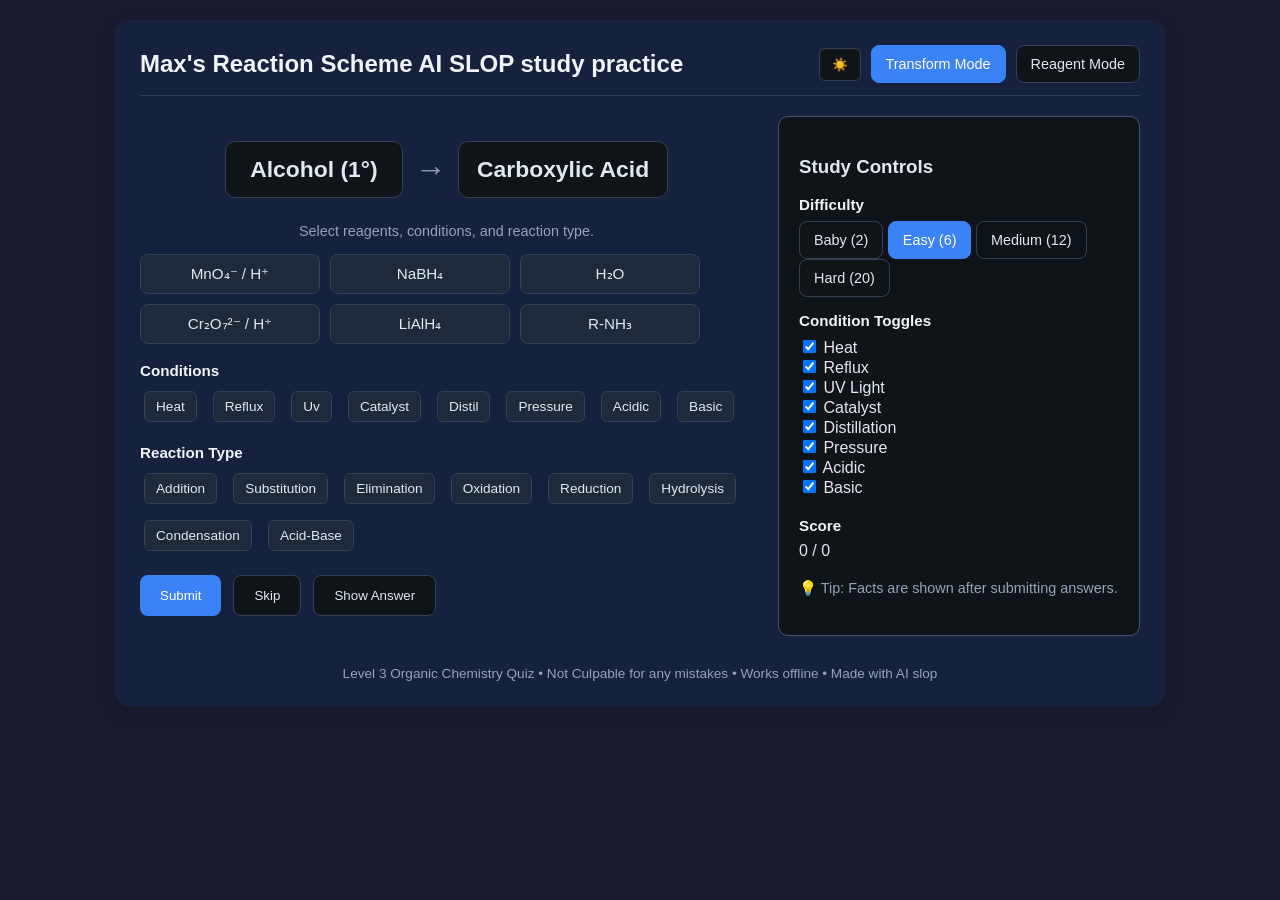
<file: public/study/organics-scheme/index.html>
<!DOCTYPE html>
<html lang="en">
<head>
  <meta charset="utf-8" />
  <meta name="viewport" content="width=device-width, initial-scale=1" />
  <title>Max's Reaction Scheme AI SLOP study practice</title>
  <style>
    :root {
      --bg-primary: #f0f4f8;
      --bg-secondary: white;
      --bg-tertiary: #f9fbff;
      --text-primary: #1a1a2e;
      --text-secondary: #2c3e50;
      --text-muted: #555;
      --border-color: #e0e0e0;
      --border-light: #e0e0f0;
      --accent-primary: #007bff;
      --accent-hover: #a0d8ff;
      --option-bg: white;
      --option-hover: #f0f8ff;
      --option-selected: #d0ebff;
      --condition-active: #fff3cd;
      --condition-border: #ffeaa7;
      --condition-text: #856404;
      --success-bg: #d4edda;
      --success-text: #155724;
      --success-border: #c3e6cb;
      --error-bg: #f8d7da;
      --error-text: #721c24;
      --error-border: #f5c6cb;
      --fact-bg: #fffbe6;
      --fact-border: #ffeaa7;
    }

    [data-theme="dark"] {
      --bg-primary: #1a1a2e;
      --bg-secondary: #16213e;
      --bg-tertiary: #0f1419;
      --text-primary: #e2e8f0;
      --text-secondary: #f1f5f9;
      --text-muted: #94a3b8;
      --border-color: #334155;
      --border-light: #475569;
      --accent-primary: #3b82f6;
      --accent-hover: #1e40af;
      --option-bg: #1e293b;
      --option-hover: #334155;
      --option-selected: #1e40af;
      --condition-active: #451a03;
      --condition-border: #92400e;
      --condition-text: #fbbf24;
      --success-bg: #064e3b;
      --success-text: #6ee7b7;
      --success-border: #047857;
      --error-bg: #7f1d1d;
      --error-text: #fca5a5;
      --error-border: #dc2626;
      --fact-bg: #451a03;
      --fact-border: #92400e;
    }

    body {
      font-family: 'Segoe UI', Tahoma, Geneva, Verdana, sans-serif;
      background: var(--bg-primary);
      color: var(--text-primary);
      margin: 0;
      padding: 20px;
      transition: all 0.3s ease;
    }
    .container {
      max-width: 1000px;
      margin: auto;
      background: var(--bg-secondary);
      border-radius: 14px;
      box-shadow: 0 6px 25px rgba(0,0,0,0.1);
      padding: 25px;
    }
    header {
      display: flex;
      justify-content: space-between;
      align-items: center;
      margin-bottom: 20px;
      border-bottom: 1px solid var(--border-color);
      padding-bottom: 12px;
    }
    h1 {
      margin: 0;
      font-size: 1.5em;
      color: var(--text-secondary);
    }
    .header-controls {
      display: flex;
      gap: 10px;
      align-items: center;
    }
    .theme-toggle {
      padding: 8px 12px;
      border: 1px solid var(--border-color);
      background: var(--bg-tertiary);
      cursor: pointer;
      border-radius: 6px;
      font-size: 0.8em;
    }
    .mode-btn, .diff-btn {
      padding: 10px 14px;
      border: 1px solid var(--border-color);
      background: var(--bg-tertiary);
      cursor: pointer;
      border-radius: 8px;
      font-size: 0.9em;
      color: var(--text-primary);
    }
    .mode-btn.active, .diff-btn.active {
      background: var(--accent-primary);
      color: white;
      border-color: var(--accent-primary);
    }
    .quiz-area {
      display: flex;
      gap: 25px;
      flex-wrap: wrap;
    }
    .main-panel {
      flex: 1;
      min-width: 300px;
    }
    .side-panel {
      width: 320px;
      background: var(--bg-tertiary);
      padding: 20px;
      border-radius: 10px;
      border: 1px solid var(--border-light);
    }
    .reaction {
      display: flex;
      align-items: center;
      justify-content: center;
      gap: 12px;
      margin: 25px 0;
      font-weight: bold;
      font-size: 1.3em;
    }
    .box {
      padding: 14px 18px;
      background: var(--bg-tertiary);
      border: 1px solid var(--border-color);
      border-radius: 10px;
      min-width: 140px;
      text-align: center;
      font-size: 1.1em;
    }
    .arrow {
      font-size: 1.5em;
      color: var(--text-muted);
    }
    .options {
      display: flex;
      flex-wrap: wrap;
      gap: 10px;
      margin: 15px 0;
    }
    .option {
      padding: 10px 14px;
      background: var(--option-bg);
      border: 1px solid var(--border-color);
      border-radius: 8px;
      cursor: pointer;
      min-width: 150px;
      text-align: center;
      font-size: 0.95em;
      color: var(--text-primary);
    }
    .option:hover {
      background: var(--option-hover);
      border-color: var(--accent-hover);
    }
    .option.selected {
      background: var(--option-selected);
      border-color: var(--accent-primary);
      outline: 2px solid var(--accent-primary);
      font-weight: bold;
    }
    .section {
      margin: 18px 0;
    }
    .control-label {
      font-weight: bold;
      margin-bottom: 8px;
      font-size: 0.95em;
      color: var(--text-secondary);
    }
    .conditions, .reaction-types {
      display: flex;
      flex-wrap: wrap;
      gap: 8px;
    }
    .cond-btn, .type-btn {
      padding: 7px 11px;
      margin: 4px;
      border: 1px solid var(--border-color);
      background: var(--option-bg);
      cursor: pointer;
      border-radius: 6px;
      font-size: 0.85em;
      color: var(--text-primary);
    }
    .cond-btn.on, .type-btn.on {
      background: var(--condition-active);
      border-color: var(--condition-border);
      color: var(--condition-text);
    }
    .btn-row {
      display: flex;
      gap: 12px;
      margin: 20px 0;
      flex-wrap: wrap;
    }
    button.primary {
      background: var(--accent-primary);
      color: white;
      border: none;
      padding: 12px 20px;
      border-radius: 8px;
      cursor: pointer;
    }
    button.secondary {
      background: var(--bg-tertiary);
      color: var(--text-primary);
      border: 1px solid var(--border-color);
      padding: 12px 20px;
      border-radius: 8px;
      cursor: pointer;
    }
    .feedback {
      margin-top: 18px;
      padding: 14px;
      border-radius: 8px;
      font-size: 0.95em;
      display: none;
      white-space: pre-line;
    }
    .feedback.ok {
      background: var(--success-bg);
      color: var(--success-text);
      border: 1px solid var(--success-border);
    }
    .feedback.bad {
      background: var(--error-bg);
      color: var(--error-text);
      border: 1px solid var(--error-border);
    }
    .fact-box {
      margin-top: 16px;
      padding: 14px;
      background: var(--fact-bg);
      border: 1px dashed var(--fact-border);
      border-radius: 8px;
      font-size: 0.9em;
      white-space: pre-line;
      display: none;
    }
    footer {
      margin-top: 30px;
      text-align: center;
      font-size: 0.85em;
      color: var(--text-muted);
    }
    .side-panel label {
      color: var(--text-primary);
    }
  </style>
</head>
<body data-theme="dark">
  <div class="container">
    <header>
      <h1>Max's Reaction Scheme AI SLOP study practice</h1>
      <div class="header-controls">
        <button id="theme-toggle" class="theme-toggle">☀️</button>
        <button id="mode-transform" class="mode-btn active">Transform Mode</button>
        <button id="mode-reagent" class="mode-btn">Reagent Mode</button>
      </div>
    </header>

    <div class="quiz-area">
      <div class="main-panel">
        <div class="reaction">
          <div id="left-box" class="box">?</div>
          <div class="arrow">→</div>
          <div id="right-box" class="box">?</div>
        </div>

        <p style="text-align:center; color:var(--text-muted); font-size:0.9em;">
          Select reagents, conditions, and reaction type.
        </p>

        <div id="options" class="options"></div>

        <div class="section">
          <div class="control-label">Conditions</div>
          <div id="conditions" class="conditions"></div>
        </div>

        <div class="section">
          <div class="control-label">Reaction Type</div>
          <div id="reaction-types" class="reaction-types">
            <button class="type-btn">Addition</button>
            <button class="type-btn">Substitution</button>
            <button class="type-btn">Elimination</button>
            <button class="type-btn">Oxidation</button>
            <button class="type-btn">Reduction</button>
            <button class="type-btn">Hydrolysis</button>
            <button class="type-btn">Condensation</button>
            <button class="type-btn">Acid-Base</button>
          </div>
        </div>

        <div class="btn-row">
          <button id="submit" class="primary">Submit</button>
          <button id="skip" class="secondary">Skip</button>
          <button id="show-answer" class="secondary">Show Answer</button>
        </div>

        <div id="feedback" class="feedback"></div>
        <div id="fact" class="fact-box"></div>
      </div>

      <div class="side-panel">
        <h3>Study Controls</h3>

        <div class="control-label">Difficulty</div>
        <div>
          <button id="diff-baby" class="diff-btn">Baby (2)</button>
          <button id="diff-easy" class="diff-btn active">Easy (6)</button>
          <button id="diff-med" class="diff-btn">Medium (12)</button>
          <button id="diff-hard" class="diff-btn">Hard (20)</button>
        </div>

        <div class="control-label" style="margin-top:15px;">Condition Toggles</div>
        <div>
          <label><input type="checkbox" checked value="heat"> Heat</label><br>
          <label><input type="checkbox" checked value="reflux"> Reflux</label><br>
          <label><input type="checkbox" checked value="uv"> UV Light</label><br>
          <label><input type="checkbox" checked value="catalyst"> Catalyst</label><br>
          <label><input type="checkbox" checked value="distil"> Distillation</label><br>
          <label><input type="checkbox" checked value="pressure"> Pressure</label><br>
          <label><input type="checkbox" checked value="acidic"> Acidic</label><br>
          <label><input type="checkbox" checked value="basic"> Basic</label>
        </div>

        <div style="margin-top:20px;">
          <div class="control-label">Score</div>
          <div id="score">0 / 0</div>
        </div>

        <div style="margin-top:20px; font-size:0.9em; color:var(--text-muted);">
          💡 Tip: Facts are shown after submitting answers.
        </div>
      </div>
    </div>

    <footer>
      Level 3 Organic Chemistry Quiz • Not Culpable for any mistakes • Works offline • Made with AI slop
    </footer>
  </div>

  <script>
    // Wait for DOM to load
    document.addEventListener("DOMContentLoaded", () => {
      try {
        // === REACTION DATABASE ===
  const reactions = [
    { from: "Alkene", to: "Alkane", reagents: ["H₂"], conditions: ["catalyst", "heat"], type: ["Addition"], fact: "Hydrogenation: adds H₂ across double bond. Requires metal catalyst." },
    { from: "Alkene", to: "Addition Polymer", reagents: ["R-C=C-R"], conditions: ["catalyst", "heat", "pressure"], type: ["Addition", "Condensation"], fact: "Polymerisation where a polymer is polymerised (=." },
    { from: "Alkene", to: "Haloalkane", reagents: ["HI", "HBr", "HCl"], conditions: [], type: ["Addition"], fact: "Electrophilic addition. Br₂ decolorizes from red-brown to colorless." },
	{ from: "Alkene", to: "Dihaloalkane", reagents: ["I₂", "Cl₂", "Br₂"], conditions: [], type: ["Addition"], fact: "Electrophilic addition. Br₂ decolorizes from red-brown to colorless." },
    { from: "Alkene", to: "Alcohol", reagents: ["dil. H₂SO₄"], conditions: ["heat"], type: ["Addition"], fact: "Acid-catalyzed hydration follows Markovnikov's rule." },
	{ from: "Alkene", to: "Diol", reagents: ["Cr₂O₇²⁻", "MnO₄⁻"], conditions: [""], type: ["Addition"], fact: "Acid-catalyzed hydration follows Markovnikov's rule." },
    { from: "Alkane", to: "Haloalkane", reagents: ["Cl₂", "Br₂", "I₂"], conditions: ["uv"], type: ["Substitution"], fact: "UV light initiates radical chain reaction. Mixture of products possible." },
	{ from: "Alcohol", to: "Haloalkane", reagents: ["PCl₃", "PCl₅", "SOCl₂", "HBr", "HI"], conditions: ["reflux"], type: ["Substitution"], fact: "OH⁻ replaces halogen. SN2 for 1°, SN1 for 3°." },
    { from: "Haloalkane", to: "Alcohol", reagents: ["aq. KOH"], conditions: ["reflux"], type: ["Substitution"], fact: "OH⁻ replaces halogen. SN2 for 1°, SN1 for 3°." },
    { from: "Haloalkane", to: "Amine", reagents: ["conc. NH₃"], conditions: ["heat"], type: ["Substitution"], fact: "Forms primary amine. Excess NH₃ prevents further substitution." },
    { from: "Alcohol (1°)", to: "Aldehyde", reagents: ["Cr₂O₇²⁻ / H⁺", "MnO₄⁻ / H⁺"], conditions: ["distil"], type: ["Oxidation"], fact: "Oxidation under distillation stops at aldehyde. Removes it before over-oxidation." },
    { from: "Alcohol (1°)", to: "Carboxylic Acid", reagents: ["Cr₂O₇²⁻ / H⁺", "MnO₄⁻ / H⁺"], conditions: ["reflux"], type: ["Oxidation"], fact: "Strong oxidizers fully oxidize 1° alcohols to carboxylic acids." },
    { from: "Alcohol (2°)", to: "Ketone", reagents: ["Cr₂O₇²⁻ / H⁺", "MnO₄⁻ / H⁺"], conditions: ["reflux"], type: ["Oxidation"], fact: "Ketones resist further oxidation." },
    { from: "Alcohol", to: "Alkene", reagents: ["conc. H₂SO₄"], conditions: ["heat"], type: ["Elimination"], fact: "Dehydration removes water. Zaitsev's rule applies." },
    { from: "Aldehyde", to: "Carboxylic Acid", reagents: ["Cr₂O₇²⁻ / H⁺", "MnO₄⁻ / H⁺"], conditions: ["reflux"], type: ["Oxidation"], fact: "Aldehydes are easily oxidized; ketones are not." },
    { from: "Aldehyde", to: "Alcohol (1°)", reagents: ["NaBH₄", "LiAlH₄"], conditions: [], type: ["Reduction"], fact: "Hydride reagents reduce aldehydes to primary alcohols." },
    { from: "Ketone", to: "Alcohol (2°)", reagents: ["NaBH₄", "LiAlH₄"], conditions: [], type: ["Reduction"], fact: "Hydride reduction gives secondary alcohols." },
    { from: "Carboxylic Acid", to: "Acid Chloride", reagents: ["PCl₃", "PCl₅", "SOCl₂"], conditions: [], type: ["Substitution"], fact: "SOCl₂, PCl₃, PCl₅, HBr, and HI convert acids to acyl halides; SOCl₂ is preferred for easy purification." },
	{ from: "Carboxylic Acid", to: "Ester", reagents: ["R-OH","conc. H₂SO₄"], conditions: ["reflux"], type: ["Condensation"], fact: "Fast, exothermic reaction with alcohols." },
	{ from: "Alcohol", to: "Ester", reagents: ["R-COOH","conc. H₂SO₄"], conditions: ["reflux"], type: ["Condensation"], fact: "Fast, exothermic reaction with alcohols." },
    { from: "Acid Chloride", to: "Ester", reagents: ["R-OH"], conditions: [], type: ["Condensation"], fact: "Fast, exothermic reaction with alcohols." },
    { from: "Acid Chloride", to: "Amide (1°)", reagents: ["conc. NH₃", "alc. NH₃"], conditions: [], type: ["Substitution", "Condensation"], fact: "Forms amides. HCl gas produced — neutralize with base." },
	{ from: "Acid Chloride", to: "Amide (2°)", reagents: ["R-NH₃"], conditions: ["reflux"], type: ["Substitution", "Condensation"], fact: "Forms amides. HCl gas produced — neutralize with base." },
    { from: "Acid Chloride", to: "Carboxylic Acid", reagents: ["H₂O"], conditions: [], type: ["Hydrolysis", "Substitution"], fact: "Hydrolysis of acid chlorides is rapid and exothermic." },
    { from: "Carboxylic Acid", to: "Amide", reagents: ["conc. NH₃", "alc. NH₃"], conditions: ["heat"], type: ["Condensation", "Substitution"], fact: "Amide formation is a condensation reaction with water as a byproduct." },
    { from: "Ester", to: "Carboxylic Acid", reagents: ["H₂O"], conditions: ["acidic", "reflux"], type: ["Hydrolysis"], fact: "Acidic hydrolysis is reversible." },
    { from: "Ester", to: "Carboxylate", reagents: ["H₂O"], conditions: ["basic", "reflux"], type: ["Hydrolysis"], fact: "Base hydrolysis produces carboxylate salt — how soap is made." },
	{ from: "Ester", to: "Amide", reagents: ["conc. NH₃", "alc. NH₃"], conditions: ["reflux"], type: ["Hydrolysis"], fact: "LiAlH₄ reduces amides to amines. NaBH₄ is too weak for this reaction." },
    { from: "Amide", to: "Amine", reagents: ["NaBH₄", "LiAlH₄"], conditions: [], type: ["Reduction"], fact: "LiAlH₄ reduces amides to amines. NaBH₄ is too weak for this reaction." },
    { from: "Amine", to: "Ammonium Salt", reagents: ["H₂O"], conditions: ["acidic"], type: ["Acid-Base"], fact: "Amines are basic. Forms water-soluble ammonium salts." },
	{ from: "Ammonium Salt", to: "Amine", reagents: ["H₂O"], conditions: ["basic"], type: ["Acid-Base"], fact: "Amines are basic. Forms water-soluble ammonium salts." },
    { from: "Carboxylate Acid", to: "Carboxylic Ion", reagents: ["H₂O"], conditions: ["basic"], type: ["Acid-Base"], fact: "Adding acid reprotonates the carboxylate." },
	{ from: "Carboxylate Ion", to: "Carboxylic Acid", reagents: ["H₂O"], conditions: ["acidic"], type: ["Acid-Base"], fact: "Adding acid reprotonates the carboxylate." }
	];



        // === STATE ===
        let mode = "transform";
        let difficulty = 6;
        let current = null;
        let score = { correct: 0, total: 0 };
        let hasSubmitted = false;

        // === DOM HELPERS ===
        const $ = id => document.getElementById(id);
        const optionsEl = $("options");
        const conditionsEl = $("conditions");
        const typesEl = $("reaction-types");
        const feedbackEl = $("feedback");
        const factEl = $("fact");

        // === THEME TOGGLE ===
        let isDark = true;
        $("theme-toggle").addEventListener("click", () => {
          isDark = !isDark;
          document.body.setAttribute("data-theme", isDark ? "dark" : "light");
          $("theme-toggle").textContent = isDark ? "☀️" : "🌙";
        });

        // === DIFFICULTY BUTTONS ===
        function setDiffActive(btn) {
          document.querySelectorAll(".diff-btn").forEach(b => b.classList.remove("active"));
          btn.classList.add("active");
        }
        $("diff-baby").addEventListener("click", () => { difficulty = 2; setDiffActive($("diff-baby")); newQuestion(); });
        $("diff-easy").addEventListener("click", () => { difficulty = 6; setDiffActive($("diff-easy")); newQuestion(); });
        $("diff-med").addEventListener("click", () => { difficulty = 12; setDiffActive($("diff-med")); newQuestion(); });
        $("diff-hard").addEventListener("click", () => { difficulty = 20; setDiffActive($("diff-hard")); newQuestion(); });

        // === RENDER CONDITIONS FROM CHECKBOXES ===
        function renderConditions() {
          conditionsEl.innerHTML = "";
          const enabled = Array.from(document.querySelectorAll(".side-panel input:checked")).map(cb => cb.value);
          enabled.forEach(cond => {
            const btn = document.createElement("button");
            btn.className = "cond-btn";
            btn.textContent = capitalize(cond);
            btn.dataset.cond = cond;
            btn.addEventListener("click", () => btn.classList.toggle("on"));
            conditionsEl.appendChild(btn);
          });
        }

        function capitalize(str) {
          return str.charAt(0).toUpperCase() + str.slice(1);
        }

        // === GET SELECTED VALUES ===
        function getSelectedOptions() {
          return Array.from(optionsEl.querySelectorAll(".selected")).map(el => el.textContent);
        }
        function getSelectedConditions() {
          return Array.from(conditionsEl.querySelectorAll(".on")).map(btn => btn.dataset.cond);
        }
        function getSelectedTypes() {
          return Array.from(typesEl.querySelectorAll(".type-btn.on")).map(btn => btn.textContent);
        }

        // === SHOW FACT ===
        function showFact(text) {
          if (!hasSubmitted) return;
          let msg = `Info: ${text}`;
          for (const r of reactions) {
            if (r.from === text || r.to === text || `${r.from} → ${r.to}` === text) {
              msg = `${r.from} → ${r.to}\nReagents: ${r.reagents.join(", ")}\n${r.fact}`;
              break;
            }
            if (r.reagents.includes(text)) {
              msg = `Reagent: ${text}\nUsed in: ${r.from} → ${r.to}\n${r.fact}`;
              break;
            }
          }
          factEl.style.display = "block";
          factEl.textContent = msg;
        }

        // === SETUP TYPE BUTTONS ===
        document.querySelectorAll(".type-btn").forEach(btn => {
          btn.addEventListener("click", () => btn.classList.toggle("on"));
        });

        // === GENERATE NEW QUESTION ===
        function newQuestion() {
          const r = reactions[Math.floor(Math.random() * reactions.length)];
          current = r;
          hasSubmitted = false;
          optionsEl.innerHTML = "";
          feedbackEl.style.display = "none";
          factEl.style.display = "none";

          // Reset buttons
          document.querySelectorAll(".type-btn").forEach(btn => btn.classList.remove("on"));
          document.querySelectorAll(".cond-btn").forEach(btn => btn.classList.remove("on"));

          if (mode === "transform") {
            $("left-box").textContent = r.from;
            $("right-box").textContent = r.to;

            // Create reagent pool
            const pool = new Set(r.reagents);
            while (pool.size < difficulty) {
              const rxn = reactions[Math.floor(Math.random() * reactions.length)];
              rxn.reagents.forEach(reag => pool.add(reag));
            }
            shuffle([...pool]).forEach(text => {
              const el = document.createElement("div");
              el.className = "option";
              el.textContent = text;
              el.addEventListener("click", () => el.classList.toggle("selected"));
              el.addEventListener("dblclick", () => showFact(text));
              el.addEventListener("contextmenu", e => { e.preventDefault(); showFact(text); });
              optionsEl.appendChild(el);
            });
          } else {
            $("left-box").textContent = r.reagents[0];
            $("right-box").textContent = "?";

            const pool = new Set([`${r.from} → ${r.to}`]);
            while (pool.size < difficulty) {
              const rxn = reactions[Math.floor(Math.random() * reactions.length)];
              pool.add(`${rxn.from} → ${rxn.to}`);
            }
            shuffle([...pool]).forEach(text => {
              const el = document.createElement("div");
              el.className = "option";
              el.textContent = text;
              el.addEventListener("click", () => {
                document.querySelectorAll(".option").forEach(e => e.classList.remove("selected"));
                el.classList.add("selected");
              });
              el.addEventListener("dblclick", () => showFact(text));
              el.addEventListener("contextmenu", e => { e.preventDefault(); showFact(text); });
              optionsEl.appendChild(el);
            });
          }

          renderConditions();
        }

        // === SUBMIT ANSWER ===
        function submit() {
          if (!current) return;
          hasSubmitted = true;
          const selectedReagents = getSelectedOptions();
          const selectedConds = getSelectedConditions();
          const selectedTypes = getSelectedTypes();

          feedbackEl.style.display = "block";

          if (mode === "transform") {
            const selectedSet = new Set(selectedReagents);
            const hasAllRequired = current.reagents.every(r => selectedSet.has(r));
            const noExtraReagents = [...selectedSet].every(r => current.reagents.includes(r));
            const reagentsCorrect = hasAllRequired && noExtraReagents;

            const condsCorrect =
              current.conditions.every(c => selectedConds.includes(c)) &&
              selectedConds.every(c => current.conditions.includes(c));

            const typesCorrect = current.type.some(t => selectedTypes.includes(t));

            if (reagentsCorrect && condsCorrect && typesCorrect) {
              feedbackEl.className = "feedback ok";
              feedbackEl.textContent = "✅ Correct!";
              score.correct++;
            } else {
              const expectedReagents = current.reagents.join(", ");
              const expectedConds = current.conditions.map(capitalize).join(", ") || "none";
              const expectedTypes = current.type.join(" or ");
              feedbackEl.className = "feedback bad";
              feedbackEl.textContent = `❌ Incorrect.\nReagents: ${expectedReagents}\nConditions: ${expectedConds}\nType: ${expectedTypes}`;
            }
          } else {
            const correct = `${current.from} → ${current.to}`;
            if (selectedReagents[0] === correct) {
              feedbackEl.className = "feedback ok";
              feedbackEl.textContent = "✅ Correct!";
              score.correct++;
            } else {
              feedbackEl.className = "feedback bad";
              feedbackEl.textContent = `❌ Incorrect. Correct: ${correct}`;
            }
          }

          score.total++;
          $("score").textContent = `${score.correct} / ${score.total}`;

          // Change button to "Next Question"
          $("submit").textContent = "Next Question";
          $("submit").onclick = () => {
            $("submit").textContent = "Submit";
            $("submit").onclick = submit;
            newQuestion();
          };
        }

        // === MODE SWITCHING ===
        $("mode-transform").addEventListener("click", () => {
          mode = "transform";
          $("mode-transform").classList.add("active");
          $("mode-reagent").classList.remove("active");
          newQuestion();
        });
        $("mode-reagent").addEventListener("click", () => {
          mode = "reagent";
          $("mode-reagent").classList.add("active");
          $("mode-transform").classList.remove("active");
          newQuestion();
        });

        // === SHUFFLE UTILITY ===
        function shuffle(arr) {
          const a = [...arr];
          for (let i = a.length - 1; i > 0; i--) {
            const j = Math.floor(Math.random() * (i + 1));
            [a[i], a[j]] = [a[j], a[i]];
          }
          return a;
        }

        // === INITIALIZE ===
        setDiffActive($("diff-easy"));
        renderConditions();
        newQuestion();

        // === EVENT BINDINGS ===
        $("submit").onclick = submit;
        $("skip").onclick = () => {
          $("submit").textContent = "Submit";
          $("submit").onclick = submit;
          newQuestion();
        };
        $("show-answer").onclick = () => {
          if (!current) return;
          const r = current;
          const answer = mode === "transform"
            ? `Answer:\nReagents: ${r.reagents.join(", ")}\nConditions: ${r.conditions.map(capitalize).join(", ") || "none"}\nType: ${r.type.join(" or ")}`
            : `Answer: ${r.from} → ${r.to}`;
          factEl.style.display = "block";
          factEl.textContent = answer + "\n\n" + r.fact;
          hasSubmitted = true;
        };

        // Update conditions when checkboxes change
        document.querySelectorAll('.side-panel input[type="checkbox"]').forEach(cb => {
          cb.addEventListener('change', renderConditions);
        });

      } catch (err) {
        console.error("Quiz Error:", err);
        alert("An error occurred. Open console (F12) for details.");
      }
    });
  </script>
</body>
</html>
</file>
